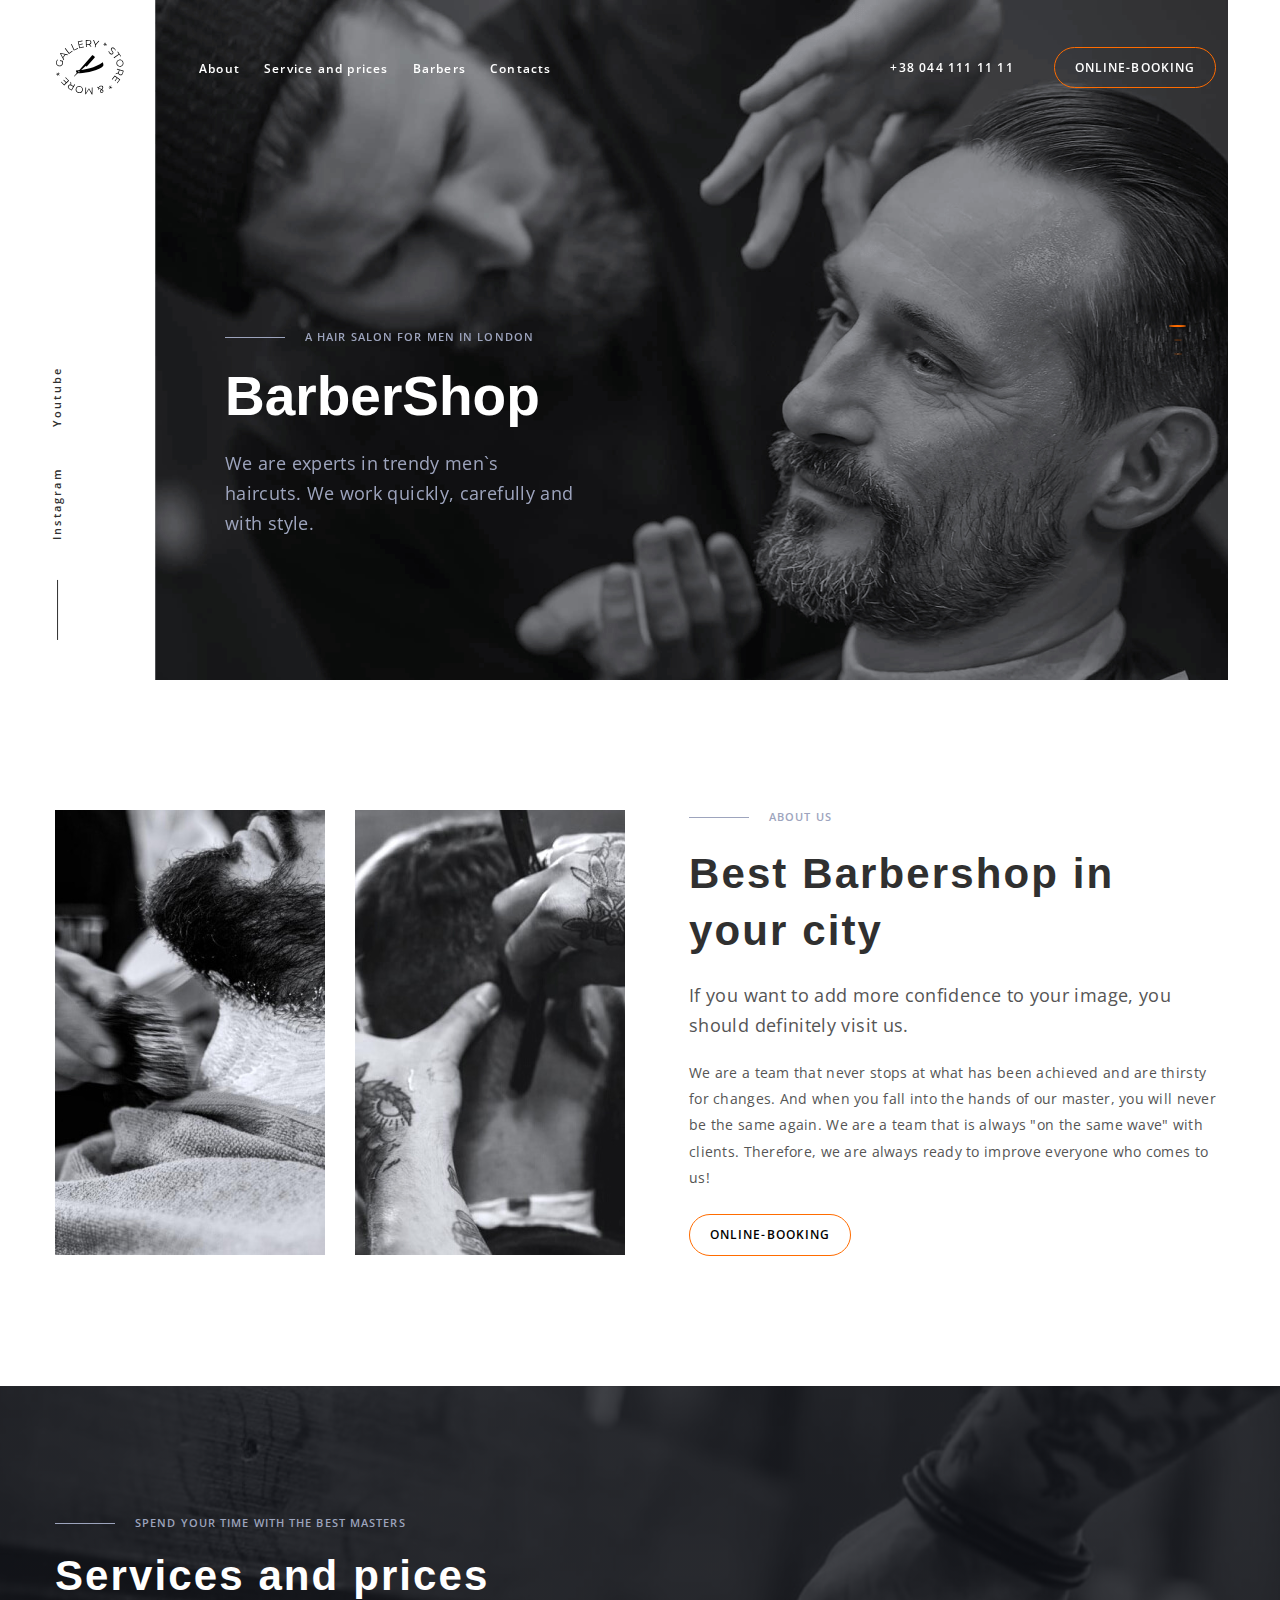
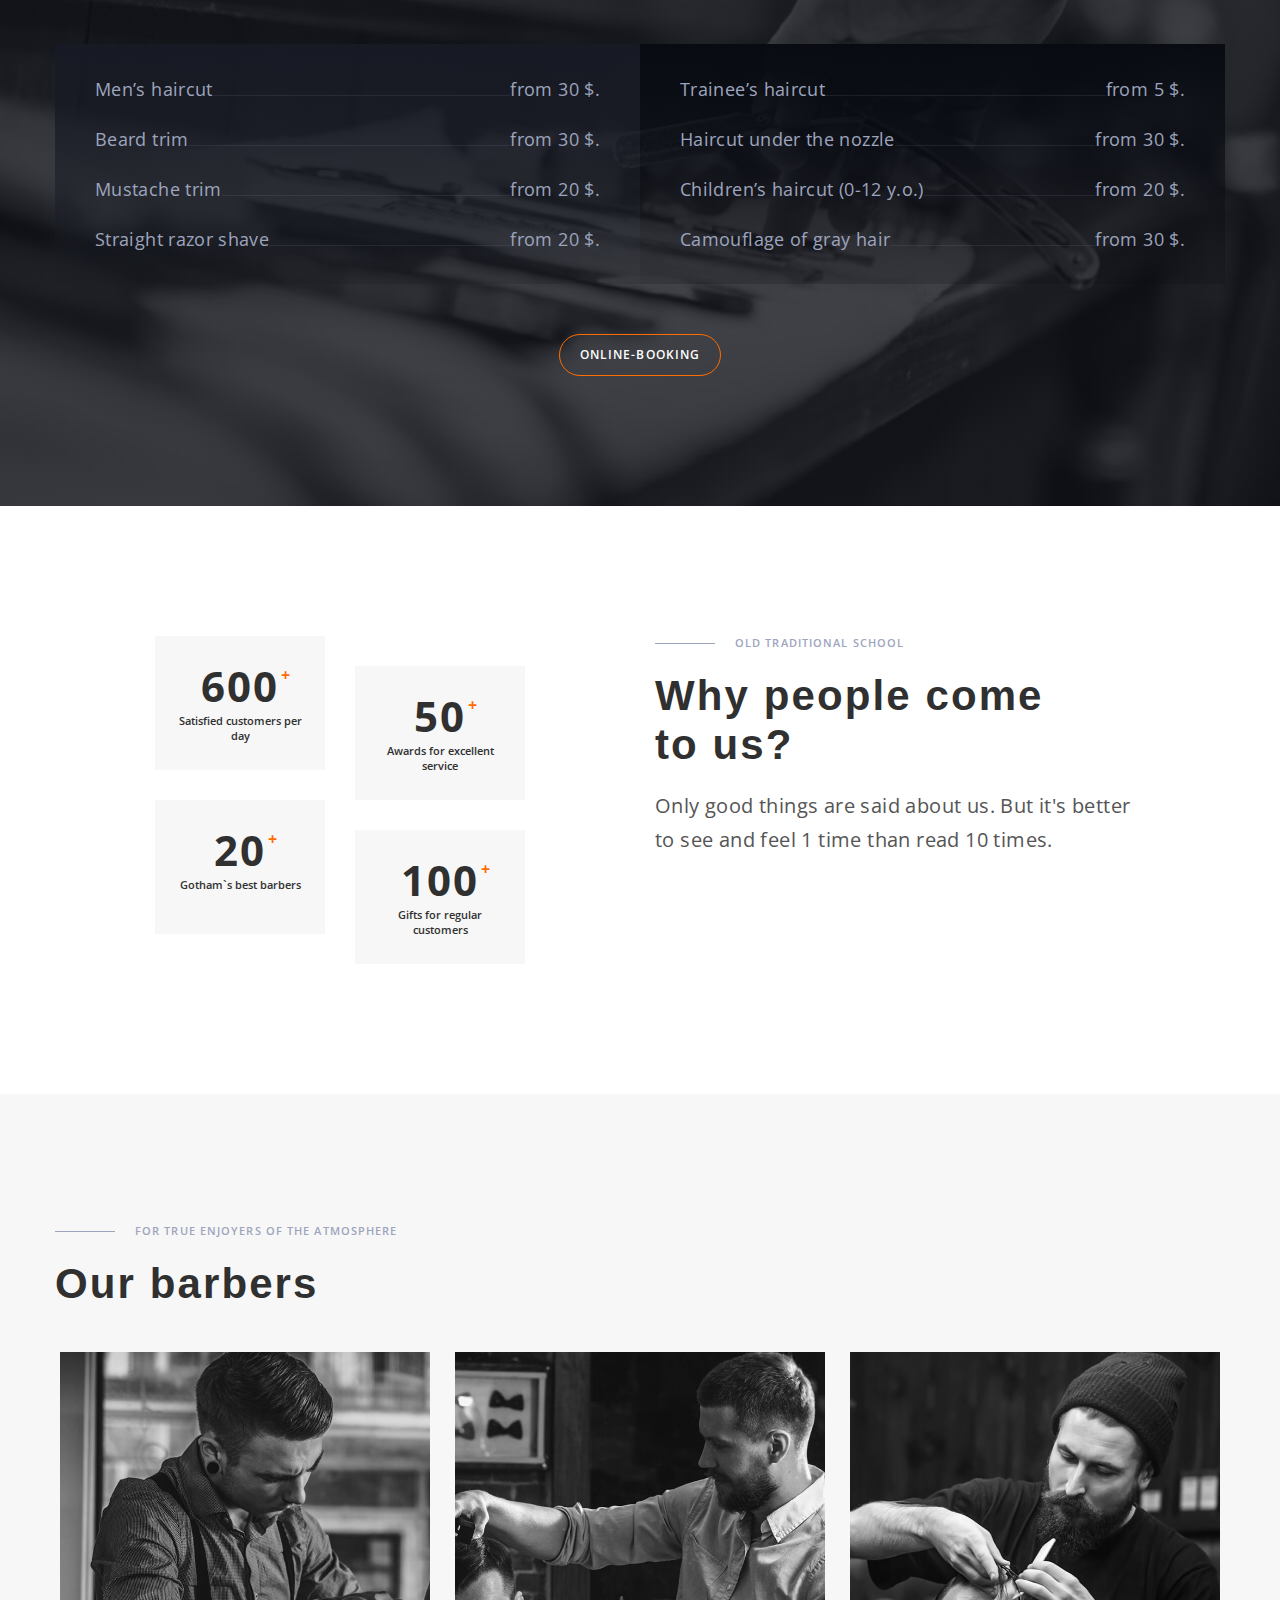
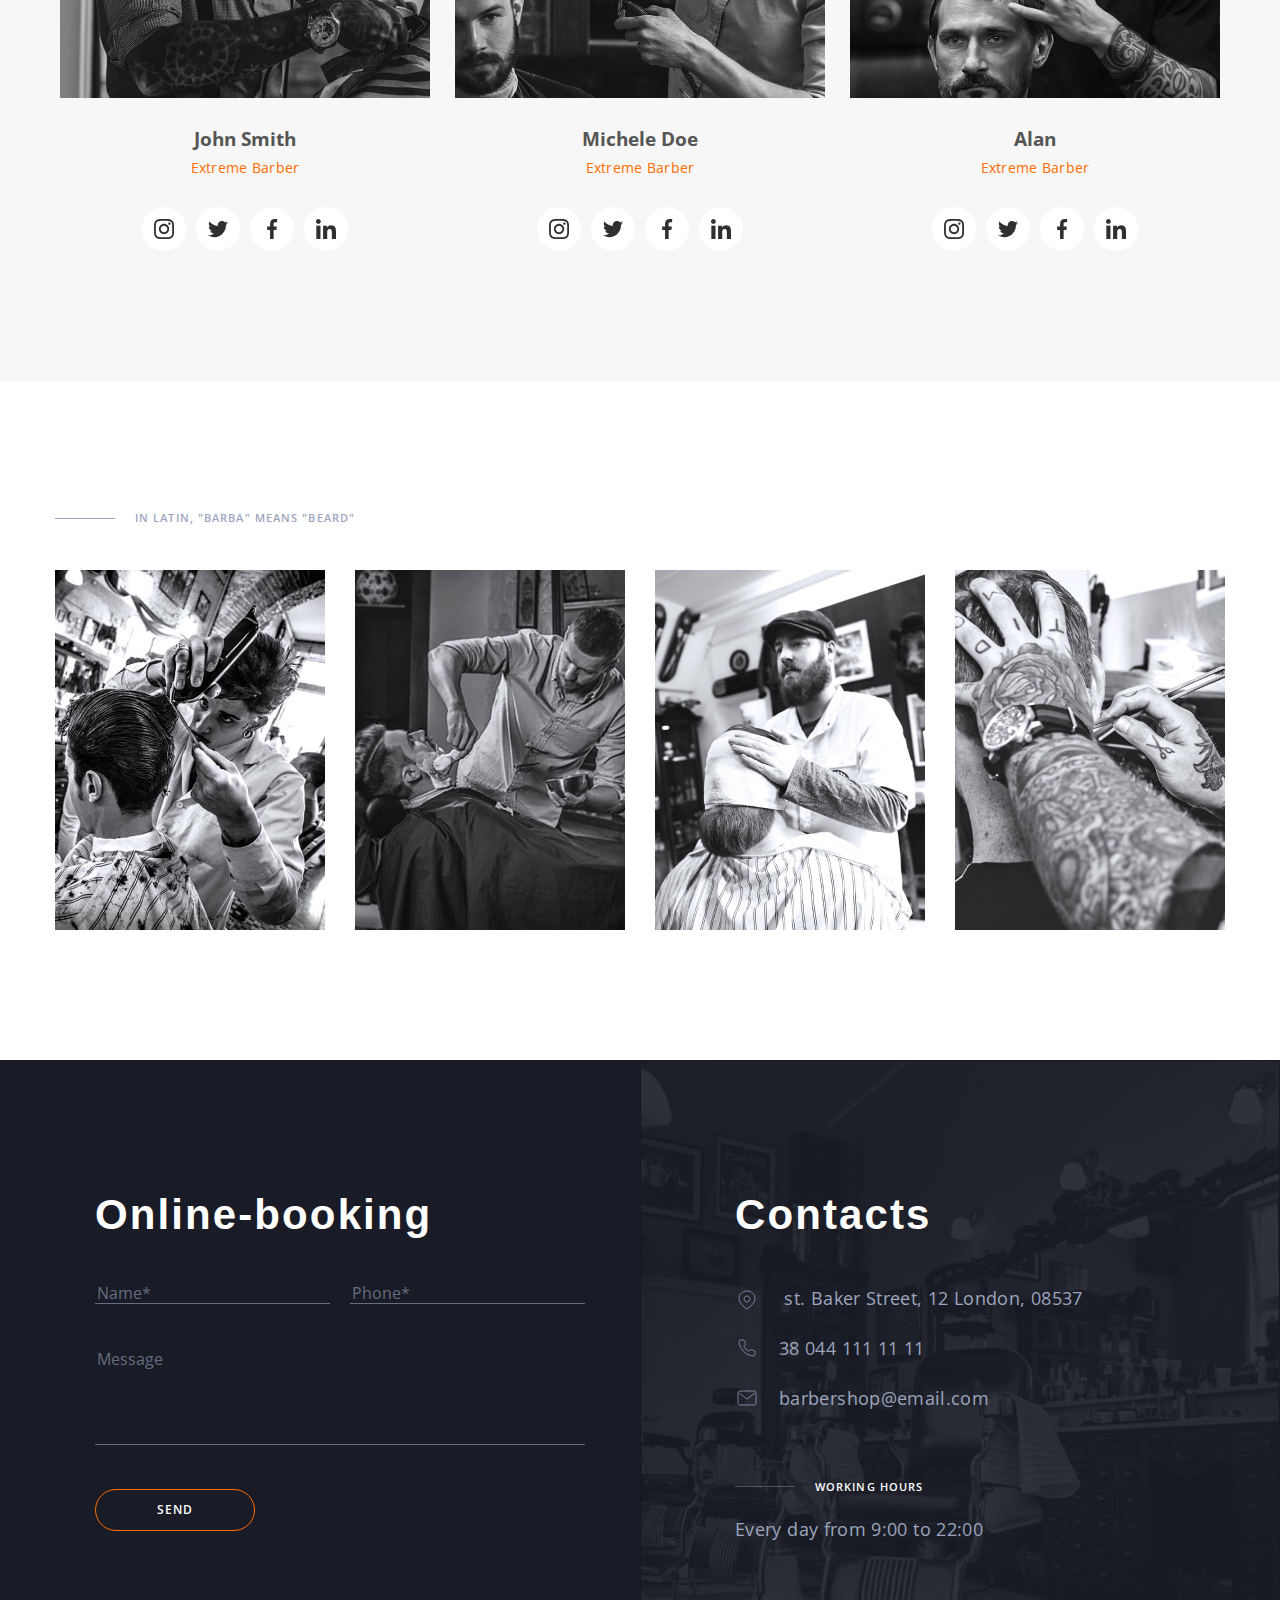
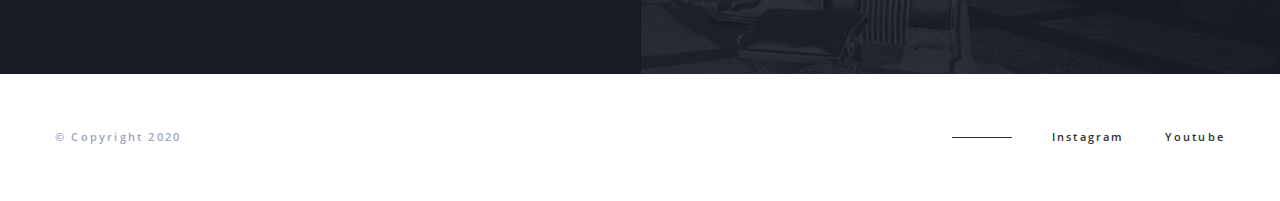
<file: index.html>
<html lang="en">
  <head>
    <meta charset="UTF-8" />
    <meta http-equiv="X-UA-Compatible" content="IE=edge" />
    <meta name="viewport" content="width=device-width, initial-scale=1.0" />
    <link
      href="https://fonts.googleapis.com/css2?family=Open+Sans:wght@400;600;700&family=Roboto:wght@400;500;700;900&display=swap"
      rel="stylesheet"
    />
    <link
      rel="stylesheet"
      href="https://cdn.jsdelivr.net/npm/modern-normalize@1.1.0/modern-normalize.min.css"
    />
    <link rel="stylesheet" href="./css/index.min.css" />
    <link rel="stylesheet" href="https://unpkg.com/swiper/swiper-bundle.min.css" />
    <title>Barbershop</title>
  </head>
  <body>
    <!---------- HEADER ------------>
    <header class="header">
      <div class="header-container container">
        <nav class="nav">
          <a href="./index.html" class="logo-link link">
            <svg class="logo-img" width="69" height="55">
              <use href="./images/sprite.svg#icon-logo"></use>
            </svg>
          </a>
          <ul class="nav-list list">
            <li class="nav-list__item">
              <a href="#about" class="nav-list__link link">About</a>
            </li>
            <li class="nav-list__item">
              <a href="#service" class="nav-list__link link">Service and prices</a>
            </li>
            <li class="nav-list__item">
              <a href="#barbers" class="nav-list__link link"> Barbers</a>
            </li>
            <li class="nav-list__item">
              <a href="#contacts" class="nav-list__link link">Contacts</a>
            </li>
          </ul>
          <a href="tel:+380441111111" class="contact-link link link">+38 044 111 11 11</a>
          <button type="button" class="button-header button btn" data-modal-open>
            online-booking
          </button>

          <button type="button" class="mobile-menu-open" data-menu-open>
            <svg class="mobile-menu-open__icon" width="40" height="40">
              <use href="./images/sprite.svg#icon-menu"></use>
            </svg>
          </button>
        </nav>
      </div>
      <div class="mobile-menu" data-menu>
        <div class="container mobile-menu__container">
          <button type="button" class="mobile-menu__close-btn" data-menu-close>
            <svg class="mobile-menu__close-icon" width="20" height="20">
              <use href="./images/sprite.svg#icon-close"></use>
            </svg>
          </button>
          <ul class="mobile-menu__list_nav list">
            <li class="mobile-menu__item-nav">
              <a href="#about" class="mobile-menu__link link">About</a>
            </li>
            <li class="mobile-menu__item-nav">
              <a href="#service" class="mobile-menu__link link">Service and prices</a>
            </li>
            <li class="mobile-menu__item-nav">
              <a href="#barbers" class="mobile-menu__link link"> Barbers</a>
            </li>
            <li class="mobile-menu__item-nav">
              <a href="#contacts" class="mobile-menu__link link">Contacts</a>
            </li>
          </ul>
          <a href="tel:+380441111111" class="mobile-menu__link-tel link">+38 044 111 11 11</a>
          <button type="button" class="mobile-menu__btn button btn" data-modal-open>
            online-booking
          </button>
          <ul class="social-media-list">
            <li class="social-media-item">
              <a href="#" class="link social-media-link social-media-inst">Instagram</a>
            </li>
            <li class="social-media-item-yoututbe">
              <a href="#" class="link social-media-link">Youtube</a>
            </li>
          </ul>
        </div>
      </div>
    </header>
    <!---------- MAIN --------------->
    <main>
      <!-------------------- HERO ------------------->
      <section class="hero">
        <div class="text-container">
          <p class="suptitle suptitle-theme-dark">A hair salon for men in London</p>
          <h1 class="hero-title">BarberShop</h1>
          <p class="hero-text">
            We are experts in trendy men`s haircuts. We work quickly, carefully and with style.
          </p>
        </div>
        <div class="container hero-container">
          <div class="social-media-part">
            <ul class="social-media-list">
              <li class="social-media-item">
                <a href="#" class="link social-media-link social-media-inst">Instagram</a>
              </li>
              <li class="social-media-item">
                <a href="#" class="link social-media-link">Youtube</a>
              </li>
            </ul>
          </div>
          <div class="hero-part">
            <!-- SWIPER -->
            <div class="swiper mySwiper">
              <div class="swiper-wrapper">
                <div class="swiper-slide">
                  <picture>
                    <source srcset="./images/slider1-desk.png" media="(min-width: 1200px)" />
                    <source srcset="./images/Slider1-table.jpg" media="(min-width: 768px)" />
                    <img src="./images/Slider1-table.jpg" alt="Слайдер фото 1" />
                  </picture>
                </div>
                <div class="swiper-slide">
                  <picture>
                    <source srcset="./images/slider2-desk.png" media="(min-width: 1200px)" />
                    <source srcset="./images/Slider2-tab.png" media="(min-width: 768px)" />
                    <img src="./images/Slider2-tab.png" alt="Слайдер фото 2" />
                  </picture>
                </div>
                <div class="swiper-slide">
                  <picture>
                    <source srcset="./images/slider3-desk.png" media="(min-width: 1200px)" />

                    <source srcset="./images/Slider3-tab.png" media="(min-width: 768px)" />
                    <img src="./images/Slider3-tab.png" alt="Слайдер фото 3" />
                  </picture>
                </div>
              </div>
              <div
                class="swiper-pagination slider-pagination slider-pagination--barbershop"
                style="right: 42px; display: flex; flex-direction: column; align-items: center"
              ></div>
            </div>

            <!-- SWIPER -->

            <div class="text-part">
              <p class="suptitle suptitle-theme-dark">A hair salon for men in London</p>
              <h1 class="hero-title">BarberShop</h1>
              <p class="hero-text">
                We are experts in trendy men`s haircuts. We work quickly, carefully and with style.
              </p>
            </div>
          </div>
        </div>
      </section>
      <!-------------------- ABOUT ------------------->
      <section id="about" class="about section">
        <div class="container about-container">
          <div class="about-photo-container">
            <ul class="about-list">
              <li class="about-item">
                <picture>
                  <source
                    srcset="
                    ./images/about1-desk.jpg  1x,
                    ./images/about1-desk@2x.jpg .jpg 2x
                  "
                    media="(min-width: 1280px)"
                  />
                  <source
                    srcset="
                  ./images/about1-table.jpg  1x,
                    ./images/about1-table@2x.jpg .jpg 2x
                  "
                    media="(min-width: 768px)"
                  />
                  <img class="about-item__img" src="./images/about1-desk.jpg" alt="about1" />
                </picture>
              </li>

              <li class="about-item">
                <picture>
                  <source
                    srcset="
                    ./images/about2-desk.jpg  1x,
                    ./images/about2-desk@2x.jpg .jpg 2x
                  "
                    media="(min-width: 1280px)"
                  />
                  <source
                    srcset="
                  ./images/about2-table.jpg  1x,
                    ./images/about2-table@2x.jpg .jpg 2x
                  "
                    media="(min-width: 768px)"
                  />
                  <img class="about-item__img" src="./images/about2-desk.jpg" alt="about2" />
                </picture>
              </li>
            </ul>
          </div>
          <div class="about-text-container">
            <p class="suptitle suptitle-theme-light">About us</p>
            <h2 class="about-title">Best Barbershop in your city</h2>
            <p class="about-text">
              If you want to add more confidence to your image, you should definitely visit us.
            </p>
            <p class="about-text-big">
              We are a team that never stops at what has been achieved and are thirsty for changes.
              And when you fall into the hands of our master, you will never be the same again. We
              are a team that is always "on the same wave" with clients. Therefore, we are always
              ready to improve everyone who comes to us!
            </p>
            <button class="button about-button btn" type="button" data-modal-open>
              online-booking
            </button>
          </div>
        </div>
      </section>
      <!-------------------- SERVICE AND PRICES ------------------->
      <section id="service" class="price-section section">
        <div class="container price-container">
          <p class="suptitle suptitle-theme-dark">SPEND YOUR TIME WITH THE BEST MASTERS</p>
          <h2 class="price-title">Services and prices</h2>
          <div class="price-table">
            <ul class="price-list price-list-left">
              <li class="price-item">Men’s haircut <span class="underline"></span>from 30 $.</li>
              <li class="price-item">Beard trim <span class="underline"></span>from 30 $.</li>
              <li class="price-item">Mustache trim <span class="underline"></span>from 20 $.</li>
              <li class="price-item">
                Straight razor shave <span class="underline"></span>from 20 $.
              </li>
            </ul>
            <ul class="price-list price-list-right">
              <li class="price-item">Trainee’s haircut <span class="underline"></span>from 5 $.</li>
              <li class="price-item">
                Haircut under the nozzle <span class="underline"></span>from 30 $.
              </li>
              <li class="price-item">
                Children’s haircut (0-12 y.o.)<span class="underline"></span> from 20 $.
              </li>
              <li class="price-item">
                Camouflage of gray hair <span class="underline"></span>from 30 $.
              </li>
            </ul>
          </div>
          <button type="button" class="button price-button btn" data-modal-open>
            online-booking
          </button>
        </div>
      </section>
      <!-------------------- FEATURES ------------------->
      <section class="features section">
        <div class="container features-container">
          <div class="left-feature-part">
            <ul class="feature-list">
              <li class="feature-item">
                <p class="feature-title">
                  600
                  <span class="feature-plus">+</span>
                </p>
                <p class="feature-text">Satisfied customers per day</p>
              </li>
              <li class="feature-item">
                <p class="feature-title">50 <span class="feature-plus">+</span></p>
                <p class="feature-text">Awards for excellent service</p>
              </li>
              <li class="feature-item">
                <p class="feature-title">20 <span class="feature-plus">+</span></p>
                <p class="feature-text">Gotham`s best barbers</p>
              </li>
              <li class="feature-item">
                <p class="feature-title">100 <span class="feature-plus">+</span></p>
                <p class="feature-text">Gifts for regular customers</p>
              </li>
            </ul>
          </div>
          <div class="right-feature-part">
            <p class="suptitle suptitle-theme-light">OLD TRADITIONAL SCHOOL</p>
            <h2 class="feature-big-title">Why people come to us?</h2>
            <p class="feature-text-big">
              Only good things are said about us. But it's better to see and feel 1 time than read
              10 times.
            </p>
          </div>
        </div>
      </section>
      <!-------------------- MASTERS ------------------->
      <section id="barbers" class="master-section section">
        <div class="container masters-container">
          <div class="master-text-container">
            <p class="suptitle suptitle-theme-light">FOR TRUE ENJOYERS OF THE ATMOSPHERE</p>
            <h2 class="master-title">Our barbers</h2>
          </div>

          <ul class="master-list">
            <li class="master-item">
              <picture>
                <source
                  srcset="
                    ./images/master1-desk.jpg  1x,
                    ./images/master1-desk@2x.jpg .jpg 2x
                  "
                  media="(min-width: 1280px)"
                />
                <source
                  srcset="
                   ./images/master1-table.jpg  1x,
                    ./images/master1-table@2x.jpg .jpg 2x
                  "
                  media="(min-width: 768px)"
                />
                <source
                  srcset="
                  ./images/master1-mob.jpg  1x,
                    ./images/master1-mob@2x.jpg .jpg 2x
                  "
                  media="(min-width: 320px)"
                />
                <img class="masters-item__img" src="./images/master1-mob.jpg" alt="Master1" />
              </picture>
              <div class="master-text-part">
                <h3 lang="en" class="master-subtitle">John Smith</h3>
                <p lang="en" class="master-text-small">Extreme Barber</p>
                <ul class="master-icon-list">
                  <li class="icon-item">
                    <a href="#" class="icon-link">
                      <svg class="master-icon" width="20" height="20">
                        <use href="./images/sprite.svg#icon-instagram"></use>
                      </svg>
                    </a>
                  </li>
                  <li class="icon-item">
                    <a href="#" class="icon-link">
                      <svg class="master-icon" width="20" height="20">
                        <use href="./images/sprite.svg#icon-twitter"></use></svg
                    ></a>
                  </li>
                  <li class="icon-item">
                    <a href="#" class="icon-link">
                      <svg class="master-icon" width="20" height="20">
                        <use href="./images/sprite.svg#icon-facebook"></use></svg
                    ></a>
                  </li>
                  <li class="icon-item">
                    <a href="#" class="icon-link">
                      <svg class="master-icon" width="20" height="20">
                        <use href="./images/sprite.svg#icon-linkedin"></use></svg
                    ></a>
                  </li>
                </ul>
              </div>
            </li>
            <li class="master-item">
              <picture>
                <source
                  srcset="
                    ./images/master2-desk.jpg  1x,
                    ./images/master2-desk@2x.jpg .jpg 2x
                  "
                  media="(min-width: 1280px)"
                />
                <source
                  srcset="
                  ./images/master2-table.jpg  1x,
                    ./images/master2-table@2x.jpg .jpg 2x
                  "
                  media="(min-width: 768px)"
                />
                <source
                  srcset="
                      ./images/master2-mob.jpg  1x,
                    ./images/master2-mob@2x.jpg .jpg 2x
                  "
                  media="(min-width: 320px)"
                />
                <img class="masters-item__img" src="./images/master2-mob.jpg" alt="Master2" />
              </picture>
              <div class="master-text-part">
                <h3 lang="en" class="master-subtitle">Michele Doe</h3>
                <p lang="en" class="master-text-small">Extreme Barber</p>
                <ul class="master-icon-list">
                  <li class="icon-item">
                    <a href="#" class="icon-link">
                      <svg class="master-icon" width="20" height="20">
                        <use href="./images/sprite.svg#icon-instagram"></use>
                      </svg>
                    </a>
                  </li>
                  <li class="icon-item">
                    <a href="#" class="icon-link">
                      <svg class="master-icon" width="20" height="20">
                        <use href="./images/sprite.svg#icon-twitter"></use></svg
                    ></a>
                  </li>
                  <li class="icon-item">
                    <a href="#" class="icon-link">
                      <svg class="master-icon" width="20" height="20">
                        <use href="./images/sprite.svg#icon-facebook"></use></svg
                    ></a>
                  </li>
                  <li class="icon-item">
                    <a href="#" class="icon-link">
                      <svg class="master-icon" width="20" height="20">
                        <use href="./images/sprite.svg#icon-linkedin"></use></svg
                    ></a>
                  </li>
                </ul>
              </div>
            </li>
            <li class="master-item">
              <picture>
                <source
                  srcset="
                    ./images/master3-desk.jpg  1x,
                    ./images/master3-desk@2x.jpg .jpg 2x
                  "
                  media="(min-width: 1280px)"
                />
                <source
                  srcset="
                    ./images/master3-table.jpg  1x,
                    ./images/master3-table@2x.jpg .jpg 2x
                  "
                  media="(min-width: 768px)"
                />
                <source
                  srcset="
                   ./images/master3-mob.jpg  1x,
                    ./images/master3-mob@2x.jpg .jpg 2x
                  "
                  media="(min-width: 320px)"
                />
                <img class="masters-item__img" src="./images/master3-mob.jpg" alt="Master3" />
              </picture>
              <div class="master-text-part">
                <h3 lang="en" class="master-subtitle">Alan</h3>
                <p lang="en" class="master-text-small">Extreme Barber</p>
                <ul class="master-icon-list">
                  <li class="icon-item">
                    <a href="#" class="icon-link">
                      <svg class="master-icon" width="20" height="20">
                        <use href="./images/sprite.svg#icon-instagram"></use>
                      </svg>
                    </a>
                  </li>
                  <li class="icon-item">
                    <a href="#" class="icon-link">
                      <svg class="master-icon" width="20" height="20">
                        <use href="./images/sprite.svg#icon-twitter"></use></svg
                    ></a>
                  </li>
                  <li class="icon-item">
                    <a href="#" class="icon-link">
                      <svg class="master-icon" width="20" height="20">
                        <use href="./images/sprite.svg#icon-facebook"></use></svg
                    ></a>
                  </li>
                  <li class="icon-item">
                    <a href="#" class="icon-link">
                      <svg class="master-icon" width="20" height="20">
                        <use href="./images/sprite.svg#icon-linkedin"></use></svg
                    ></a>
                  </li>
                </ul>
              </div>
            </li>
          </ul>
        </div>
      </section>
      <!-------------------- PORTFOLIO ------------------->
      <section class="portfolio section">
        <div class="container portfolio-container">
          <h2 class="visually-hidden">empty</h2>
          <p class="portfolio-text suptitle suptitle-theme-light">
            IN LATIN, "BARBA" MEANS "BEARD"
          </p>
          <ul class="portfolio-list">
            <li class="portfolio-item">
              <picture>
                <source
                  srcset="./images/port1-desk.jpg 1x, ./images/port1-desk@2x.jpg 2x"
                  media="(min-width: 1280px)"
                />
                <source
                  srcset="./images/port1-table.jpg 1x, ./images/port1-table@2x.jpg 2x"
                  media="(min-width: 768px)"
                />
                <source
                  srcset="./images/port1-mob.jpg 1x, ./images/port1-mob@2x.jpg 2x"
                  media="(min-width: 320px)"
                />
                <img class="port-item__img" src="./images/port1-mob.jpg" alt="port1" />
              </picture>
            </li>
            <li class="portfolio-item">
              <picture>
                <source
                  srcset="./images/port2-desk.jpg 1x, ./images/port2-desk@2x.jpg 2x"
                  media="(min-width: 1280px)"
                />
                <source
                  srcset="./images/port2-table.jpg 1x, ./images/port2-table@2x.jpg 2x"
                  media="(min-width: 768px)"
                />
                <source
                  srcset="./images/port2-mob.jpg 1x, ./images/port2-mob@2x.jpg 2x"
                  media="(min-width: 320px)"
                />
                <img class="port-item__img" src="./images/port2-mob.jpg" alt="port2" />
              </picture>
            </li>
            <li class="portfolio-item">
              <picture>
                <source
                  srcset="./images/port3-desk.jpg 1x, ./images/port3-desk@2x.jpg 2x"
                  media="(min-width: 1280px)"
                />
                <source
                  srcset="./images/port3-table.jpg 1x, ./images/port3-table@2x.jpg 2x"
                  media="(min-width: 768px)"
                />
                <source
                  srcset="./images/port3-mob.jpg 1x, ./images/port3-mob@2x.jpg 2x"
                  media="(min-width: 320px)"
                />
                <img class="port-item__img" src="./images/port3-mob.jpg" alt="port3" />
              </picture>
            </li>
            <li class="portfolio-item">
              <picture>
                <source
                  srcset="./images/port4-desk.jpg 1x, ./images/port4-desk@2x.jpg 2x"
                  media="(min-width: 1280px)"
                  width="270"
                  height="360"
                />
                <source
                  srcset="./images/port4-table.jpg 1x, ./images/port4-table@2x.jpg 2x"
                  media="(min-width: 768px)"
                />
                <source
                  srcset="./images/port4-mob.jpg 1x, ./images/port4-mob@2x.jpg 2x"
                  media="(min-width: 320px)"
                  width="418"
                  height="360"
                />
                <img class="port-item__img" src="./images/port4-mob.jpg" alt="port4" />
              </picture>
            </li>
          </ul>
        </div>
      </section>
    </main>
    <!-------------- FOOTER ---------------->
    <!-------------- CONTACTS ---------------->
    <footer class="footer">
      <div class="top-block">
        <div class="section container first-container" id="contacts">
          <h2 class="contact-title">Online-booking</h2>
          <form class="booking-book">
            <div class="booking-form-container">
              <input type="text" name="user-name" class="form-input" placeholder="Name*" required />
              <input
                type="tel"
                name="user-phone"
                class="form-input"
                placeholder="Phone*"
                required
              />
            </div>
            <textarea
              name="user-message"
              placeholder="Message"
              rows="5"
              class="form-input textarea-form"
            ></textarea>
            <button type="submit" class="button send-btn">Send</button>
          </form>
        </div>
        <div class="section container second-container">
          <div class="contact-info-section contact-section">
            <address>
              <h2 class="contact-title">Contacts</h2>
              <ul class="contact-list">
                <li class="contact-item">
                  <a
                    href="https://goo.gl/maps/Fjr7X9AUUXjCh4fy8"
                    target="_blank"
                    rel="noopener nofollow"
                    class="contact-address link"
                  >
                    <svg class="contact-icon-address" width="24" height="24">
                      <use href="./images/sprite.svg#icon-map-pin"></use>
                    </svg>
                    st. Baker Street, 12 London, 08537</a
                  >
                </li>
                <li class="contact-item">
                  <a href="tel:380441111111" class="contact-info link"
                    ><svg class="contact-icon" width="24" height="24">
                      <use href="./images/sprite.svg#icon-phone"></use></svg
                    >38 044 111 11 11</a
                  >
                </li>
                <li class="contact-item">
                  <a href="mailto:barbershop@email.com" class="contact-info link"
                    ><svg class="contact-icon" width="24" height="24">
                      <use href="./images/sprite.svg#icon-mail"></use></svg
                    >barbershop@email.com</a
                  >
                </li>
              </ul>
            </address>
            <div class="working-hours-container">
              <h3 class="contact-subtitle">WORKING HOURS</h3>
              <p class="contact-text">Every day from 9:00 to 22:00</p>
            </div>
          </div>
        </div>
      </div>
      <div class="container copyright-container">
        <ul class="footer-network-list list">
          <li lang="en" class="footer-network-item">
            <a href="#" class="social-media-link social-media-inst link">Instagram</a>
          </li>
          <li lang="en" class="footer-network-item">
            <a href="#" class="social-media-link link">Youtube</a>
          </li>
        </ul>
        <p class="footer-text">© Copyright 2020</p>
      </div>
    </footer>
    <div class="backdrop is-hidden" data-modal>
      <div class="modal">
        <button type="button" class="modal-button-close" data-modal-close="">
          <svg class="close-btn-icon" width="15" height="15">
            <use href="./images/sprite.svg#icon-close"></use>
          </svg>
        </button>
        <form class="modal-form">
          <p class="modal-form__text">Leave your contacts, we will call you back</p>
          <label class="modal-form__label"
            ><span class="modal-form__input-desc">Name</span>
            <span class="modal-form__input-wrapper">
              <input
                type="text"
                name="user_name"
                class="modal-form__input"
                required
                pattern="^[a-zA-Zа-яА-Я]+$"
                minlength="2"
              />
              <svg class="modal-form__input-icon" width="18" height="18">
                <use href="./images/sprite.svg#icon-person"></use>
              </svg>
            </span>
          </label>
          <label class="modal-form__label"
            ><span class="modal-form__input-desc">Phone</span>
            <span class="modal-form__input-wrapper">
              <input
                type="tel"
                name="user_phone"
                class="modal-form__input"
                required
                pattern="[0-9]{3}[0-9]{3}[0-9]{2}[0-9]{2}"
                title="xxxxxxxxxx"
                minlength="9" />
              <svg class="modal-form__input-icon" width="18" height="18">
                <use href="./images/sprite.svg#icon-phone"></use></svg></span
          ></label>
          <label class="modal-form__label"
            ><span class="modal-form__input-desc">Email</span>
            <span class="modal-form__input-wrapper">
              <input type="email" name="user_email" class="modal-form__input" required />
              <svg class="modal-form__input-icon" width="18" height="18">
                <use href="./images/sprite.svg#icon-email"></use></svg></span
          ></label>
          <label
            ><span class="modal-form__input-desc">Message</span
            ><textarea
              name="user_comment"
              placeholder="Enter text"
              class="modal-form__comment"
            ></textarea>
          </label>
          <input
            id="user-policy"
            type="checkbox"
            class="modal-form__checkbox visually-hidden"
            name="user_policy"
            required
          />
          <label for="user-policy" class="modal-form__checkbox-desc">
            <span class="user-policy__text">
              I agree with the mailing and accept&nbsp;<a href="" class="user-policy__link">
                The terms of the contract</a
              ></span
            >
          </label>
          <button type="submit" class="button modal-form__button">Send</button>
        </form>
      </div>
    </div>
    <script src="./js/mobile-menu.js"></script>
    <script src="./js/modal.js"></script>
    <script src="https://unpkg.com/swiper/swiper-bundle.min.js"></script>
    <!-- Initialize Swiper -->
    <script>
      var swiper = new Swiper('.mySwiper', {
        slidesPerView: 1,
        spaceBetween: 3,
        loop: true,
        direction: 'vertical',
        autoplay: {
          delay: 3000,
          disableOnInteraction: false,
        },
        pagination: {
          el: '.swiper-pagination',
          clickable: true,
        },
      });
    </script>
  </body>
</html>
</file>
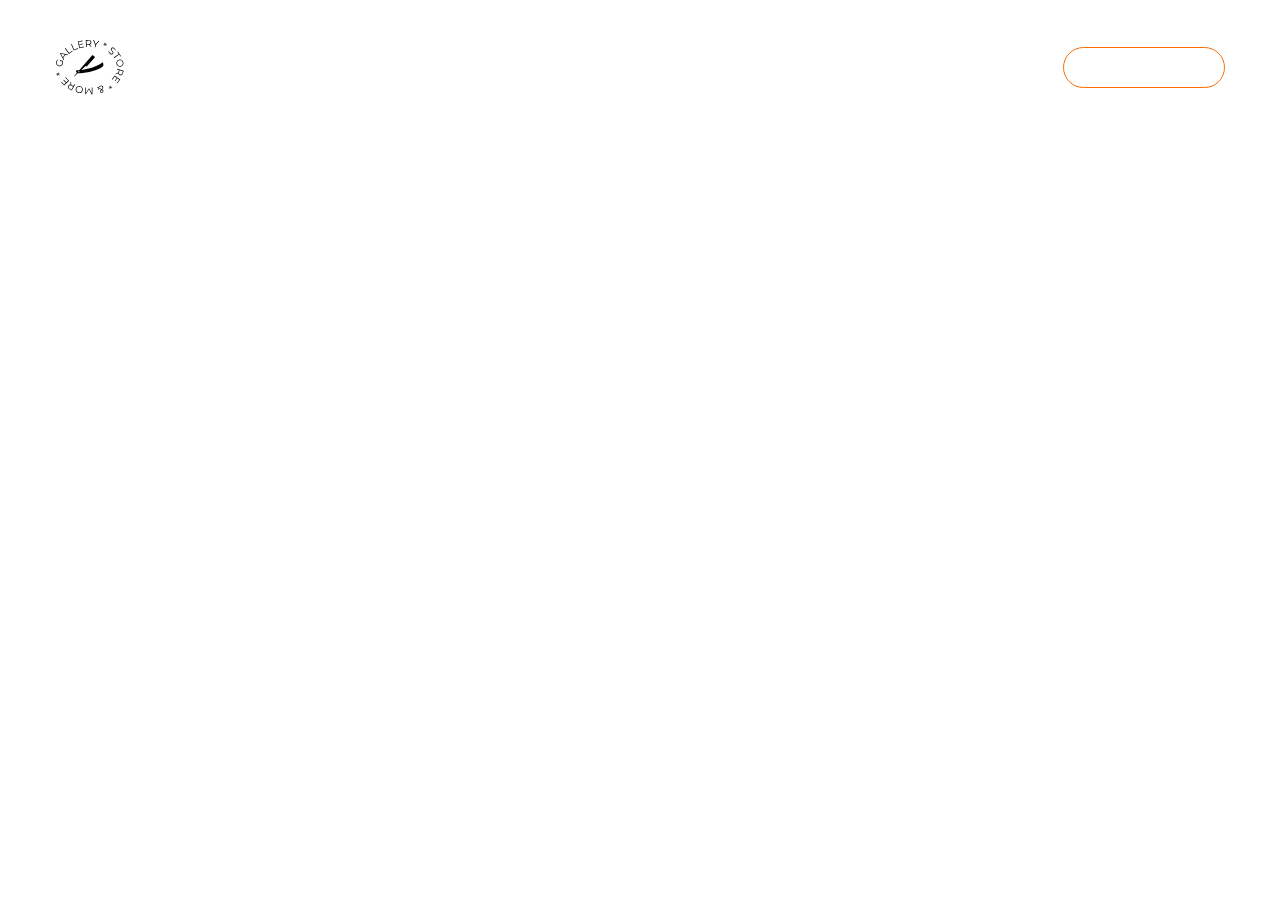
<file: src/index.html>
<html lang="en">
  <head>
    <meta charset="UTF-8" />
    <meta http-equiv="X-UA-Compatible" content="IE=edge" />
    <meta name="viewport" content="width=device-width, initial-scale=1.0" />
    <link
      href="https://fonts.googleapis.com/css2?family=Open+Sans:wght@400;600;700&family=Roboto:wght@400;500;700;900&display=swap"
      rel="stylesheet"
    />
    <link
      rel="stylesheet"
      href="https://cdn.jsdelivr.net/npm/modern-normalize@1.1.0/modern-normalize.min.css"
    />
    <link rel="stylesheet" href="./css/index.min.css" />
    <title>Barbershop</title>
  </head>
  <body>
    <!---------- HEADER ------------>
    <header class="header">
      <div class="header-container container">
        <nav class="nav">
          <a href="./index.html" class="logo-link link">
            <svg class="logo-img" width="69" height="55">
              <use href="./images/sprite.svg#icon-logo"></use>
            </svg>
          </a>
          <ul class="nav-list list">
            <li class="nav-list__item">
              <a href="#about" class="nav-list__link link">About</a>
            </li>
            <li class="nav-list__item">
              <a href="#service" class="nav-list__link link"
                >Service and prices</a
              >
            </li>
            <li class="nav-list__item">
              <a href="#barbers" class="nav-list__link link"> Barbers</a>
            </li>
            <li class="nav-list__item">
              <a href="#contacts" class="nav-list__link link">Contacts</a>
            </li>
          </ul>
          <a href="tel:+380441111111" class="contact-link link link"
            >+38 044 111 11 11</a
          >
          <button type="button" class="button-header button">
            online-booking
          </button>

          <button type="button" class="mobile-menu-open">
            <svg class="mobile-menu-open__icon" width="40" height="40">
              <use href="./images/sprite.svg#icon-menu"></use>
            </svg>
          </button>
        </nav>
      </div>
    </header>
    <!---------- MAIN --------------->
    <main>
      <!-------------------- HERO ------------------->
      <section class="hero">
        <div class="contaoner hero-container"></div>
      </section>
      <!-------------------- ABOUT ------------------->
      <section class="about">
        <div class="contaoner about-container"></div>
      </section>
      <!-------------------- SERVICE AND PRICES ------------------->
      <section class="service">
        <div class="contaoner service-container"></div>
      </section>
      <!-------------------- FEATURES ------------------->
      <section class="features">
        <div class="contaoner features-container"></div>
      </section>
      <!-------------------- MASTERS ------------------->
      <section class="masters">
        <div class="contaoner masters-container"></div>
      </section>
      <!-------------------- PORTFOLIO ------------------->
      <section class="portfolio">
        <div class="contaoner portfolio-container"></div>
      </section>
      <!-------------------- CONTACTS ------------------->
      <section class="contacts">
        <div class="contaoner contacts-container"></div>
      </section>
    </main>
    <!-------------- FOOTER ---------------->
    <footer class="footer"><div class="contaoner hero-container"></div></footer>
  </body>
</html>
</file>
<file: css/index.min.css>
.modal-form__checkbox-desc{display:flex;justify-content:center;align-items:center}:root{--text-color: #555555;--accent-color: #ff6c00;--title-color: #303030;--text-white-color: #ffffff;--table-text-color: #9da4bd;--background-section-color: #f7f7f7;--small-text-grey-color: rgba(157, 164, 189, 0.6);--transition-dur-cub: 250ms linear}.visually-hidden{position:absolute;width:1px;height:1px;margin:-1px;border:0;padding:0;white-space:nowrap;clip-path:inset(100%);clip:rect(0 0 0 0);overflow:hidden}html{scroll-behavior:smooth}body{color:var(--text-color);background-color:var(--text-white-color);font-family:Open Sans,sans-serif}ul{list-style:none;margin:0;padding:0}.link{text-decoration:none}h1,h2{font-family:Raleway,sans-serif;font-weight:700}h1,h2,h3,p{margin-top:0;margin-bottom:0}img{display:block}button{cursor:pointer}.container{margin-left:auto;margin-right:auto;padding-left:31px;padding-right:31px}@media screen and (min-width: 480px){.container{width:480px}}@media screen and (min-width: 768px){.container{width:768px;padding-left:39px;padding-right:39px}}@media screen and (min-width: 1280px){.container{width:1280px;padding-left:55px;padding-right:55px}}.section{padding-top:84px;padding-bottom:84px}@media screen and (min-width: 768px){.section{padding-top:100px;padding-bottom:100px}}@media screen and (min-width: 1200px){.section{padding-top:130px;padding-bottom:130px}}.button{min-width:160px;max-width:190px;border-radius:25px;padding:12px 20px;border:1px solid var(--accent-color);background-color:rgba(0,0,0,0);border-color:var(--accent-color);font-weight:600;font-size:12px;line-height:1.33;letter-spacing:.09em;text-transform:uppercase}.button-header{color:var(--text-white-color);transition:color var(--transition-dur-cub),background-color var(--transition-dur-cub)}.button-header:hover,.button-header:focus{color:var(--text-white-color);background-color:var(--accent-color)}.button{cursor:pointer}.logo-link{display:block;width:69px;height:55px;margin-right:10px;fill:var(--text-white-color)}@media screen and (min-width: 768px){.logo-link{fill:#000}}@media screen and (min-width: 1200px){.logo-link{margin-right:75px}}@media screen and (max-width: 767px){.mobile-menu{position:fixed;width:337px;height:100vh;z-index:10;top:0;right:0;background-color:#fff;overflow-y:scroll;opacity:0;visibility:hidden;pointer-events:none;transition:opacity var(--transition-dur-cub),visibility var(--transition-dur-cub)}.mobile-menu.is-open{opacity:1;visibility:visible;pointer-events:auto}.mobile-menu__container{display:flex;flex-direction:column;width:337px;height:100%;padding-bottom:48px;padding-left:40px}.mobile-menu__close-btn{position:absolute;z-index:99;top:50px;right:35px;background-color:rgba(0,0,0,0);border:none;line-height:0}.mobile-menu__close-btn:hover .mobile-menu__close-icon,.mobile-menu__close-btn:focus .mobile-menu__close-icon{fill:var(--accent-color)}.mobile-menu__link{font-weight:600;line-height:1.17;letter-spacing:.02em;color:var(--title-color)}.mobile-menu__link:focus{color:var(--accent-color)}.mobile-menu__link.current{color:var(--accent-color)}.mobile-menu__item-nav:not(:last-child){margin-bottom:32px}.mobile-menu__list_nav{margin-top:118px;margin-bottom:64px}.mobile-menu__item-tel{margin-bottom:32px}.mobile-menu__link-tel{margin-bottom:24px;font-weight:600;font-size:18px;line-height:1.17;letter-spacing:.02em;color:var(--text-color)}.mobile-menu__link-tel:focus{color:var(--accent-color)}.mobile-menu__btn{margin-bottom:64px;color:#000;transition:background-color var(--transition-dur-cub),background-color var(--transition-dur-cub)}.mobile-menu__btn:focus{background-color:var(--accent-color)}.mobile-menu__list_soc{display:flex;margin-top:64px;flex-wrap:wrap}.mobile-menu__item-soc:not(:last-child)::after{content:"";width:22px;height:0px;margin-left:10px;transform:rotate(90deg);border:1px solid rgba(33,33,33,.2)}.mobile-menu__item-soc:not(:first-child){margin-left:10px}.mobile-menu__link-soc{font-weight:500;font-size:18px;line-height:1.22px;letter-spacing:.02em;color:var(--accent-color)}}@media screen and (min-width: 768px){.mobile-menu{display:none}.mobile-menu-open{display:none}}.social-media-item-yoututbe{margin-top:24px;margin-left:100px}.backdrop{position:fixed;z-index:100;top:0;right:0;width:100%;height:100%;background-color:rgba(0,0,0,.2);transition:opacity var(--transition-dur-cub),visibility var(--transition-dur-cub)}.backdrop.is-hidden{opacity:0;visibility:hidden;pointer-events:none}.modal{position:absolute;left:50%;top:50%;transform:translate(-50%, -50%);width:528px;height:600px;background-color:#fff;border-radius:4px}.modal-button-close{position:absolute;top:10px;right:10px;background-color:rgba(0,0,0,0);border:1px solid #000;width:35px;height:35px;border-radius:50%;transition:border-color var(--transition-dur-cub)}.modal-button-close:hover,.modal-button-close:focus{border-color:var(--accent-color)}.modal-button-close:hover .close-btn-icon,.modal-button-close:focus .close-btn-icon{fill:var(--accent-color)}.close-btn-icon{transition:fill var(--transition-dur-cub)}.modal-form{display:flex;flex-direction:column;padding:40px}.modal-form__text{margin-top:5px;margin-bottom:12px;font-weight:700;font-size:20px;line-height:1.15;text-align:center;letter-spacing:.03em;color:var(--title-color)}.modal-form__label{margin-bottom:10px}.modal-form__input-desc{display:block;margin-bottom:4px;font-size:12px;line-height:1.17;letter-spacing:.01em;color:#424141}.modal-form__input{width:100%;height:40px;font-size:12px;padding-left:42px;border:1px solid rgba(33,33,33,.2);border-radius:4px;transition:border-color var(--transition-dur-cub)}.modal-form__input:focus{border-color:var(--accent-color);outline:none}.modal-form__comment{display:block;width:100%;height:120px;padding:12px 16px;border:1px solid rgba(33,33,33,.2);border-radius:4px;resize:none;transition:border-color var(--transition-dur-cub)}.modal-form__comment:focus{border-color:var(--accent-color);outline:none}.modal-form__comment::placeholder{font-size:12px;line-height:1.17;letter-spacing:.01em;color:rgba(117,117,117,.5)}.modal-form__button{align-self:center;color:var(--title-color);transition:color var(--transition-dur-cub),background-color var(--transition-dur-cub)}.modal-form__button:hover,.modal-form__button:focus{color:var(--text-white-color);background-color:var(--accent-color)}.modal-form__input-wrapper{position:relative;display:block}.modal-form__input-icon{position:absolute;left:0;top:50%;transform:translateY(-50%);margin-left:12px;fill:#000;transition:fill var(--transition-dur-cub)}.modal-form__input:focus+.modal-form__input-icon{fill:var(--accent-color)}.modal-form__checkbox-desc{position:relative;margin-top:20px;margin-bottom:20px;margin-left:20px}.modal-form__checkbox-desc::before{position:absolute;top:4px;left:-11px;content:"";background-image:url(../images/Vector.svg);width:16px;height:15px;cursor:pointer;transition:background-image var(--transition-dur-cub)}.modal-form__checkbox:checked+.modal-form__checkbox-desc::before{background-image:url(../images/check.svg)}.user-policy__text{margin-left:10px;font-size:14px;line-height:1.71;letter-spacing:.03em;color:var(--primary-text-color)}.user-policy__link{color:var(--accent-color)}@media screen and (max-width: 1199px){.modal{width:450px;height:609px}.modal-form__text{max-width:370px}.user-policy__text{font-size:12px;margin-left:15px}.modal-form__checkbox-desc::before{top:2px;left:-16px}}@media screen and (max-width: 1199px)and (max-width: 479px){.modal{width:90%;height:auto}}.nav-list,.contact-link,.button-header{display:none}.mobile-menu-open{background-color:rgba(0,0,0,0);fill:var(--text-white-color);border:none;padding:0;line-height:0}.header{position:absolute;left:50%;transform:translateX(-50%);width:100%;padding:40px 0 0;z-index:100}.nav{display:flex;justify-content:space-between;align-items:center}@media screen and (min-width: 768px){.nav-list{display:flex;align-items:center}.button-header{display:block;margin-right:30px}.nav-list__link,.contact-link{color:var(--text-white-color);font-weight:600;font-size:12px;line-height:1.3;letter-spacing:.1em;transition:color var(--transition-dur-cub)}.nav-list__item:not(:last-child){margin-right:40px}.contact-link{margin-left:auto;margin-right:40px;text-transform:uppercase}.nav-list__link:hover,.nav-list__link:focus{color:var(--accent-color)}.contact-link:hover,.contact-link:focus{color:var(--accent-color)}}@media screen and (min-width: 768px){.mobile-menu-open{display:none}.nav-list__item:not(:last-child){margin-right:24px}}@media screen and (min-width: 1280px){.nav-list{margin-right:43px}.button-header{margin-right:9px}.contact-link{display:block}}.hero{background-image:linear-gradient(rgba(25, 28, 38, 0.2), rgba(25, 28, 38, 0.2)),url("../images/slider3-desk1.png");background-size:cover;background-position:75% 0;min-height:100vh}.hero-container{background-color:rgba(0,0,0,0)}.hero-part{display:none}.hero-title{font-weight:700;font-size:55px;margin-bottom:20px;margin-top:20px;color:var(--text-white-color)}.suptitle{display:flex;align-items:center;font-weight:600;font-size:11px;line-height:1.36;letter-spacing:.1em;text-transform:uppercase;margin-bottom:20px;color:var(--table-text-color)}.suptitle::before{display:inline-block;content:"";width:60px;height:1px;margin-right:20px;background-color:var(--table-text-color)}.hero-text{color:var(--table-text-color);font-size:18px;line-height:1.67;letter-spacing:.02em}.social-media-part{display:none}.text-container{position:absolute;z-index:1;top:50%;left:7%;max-width:320px;transform:translateY(-50%)}@media screen and (min-width: 768px){.text-container{display:none}.hero{background-image:none;min-height:0}.hero-container{display:flex;position:relative}.social-media-part{position:absolute;bottom:0;left:95px;display:flex;transform:rotate(-90deg);transform-origin:bottom left;padding-bottom:30px;padding-left:40px}.social-media-list{display:flex}.social-media-item:not(:last-child){margin-right:40px}.social-media-link{display:flex;align-items:center;color:var(--title-color);font-weight:600;font-size:11px;line-height:1.36;letter-spacing:.2em;transition:color var(--transition-dur-cub)}.social-media-link:hover,.social-media-link:focus{color:var(--accent-color)}.social-media-inst::before{content:"";display:block;height:1px;width:60px;margin-right:40px;background-color:var(--title-color)}.hero-part{position:relative;left:100px;top:0;display:block;background-image:linear-gradient(rgba(25, 28, 38, 0.2), rgba(25, 28, 38, 0.2));background-color:rgba(25,28,38,.2)}.text-part{position:absolute;top:330px;left:70px;z-index:3}.hero-text{max-width:355px}}@media screen and (min-width: 1280px){.hero-container{overflow:hidden}}.about-photo-container{display:none}.about-text-part{padding-right:91px;padding-left:64px}.about-title{margin-bottom:20px;color:var(--title-color);font-size:28px;line-height:1.27;letter-spacing:.05em}.about-text{margin-bottom:20px;font-size:16px;line-height:1.67;letter-spacing:.02em}.about-text-big{margin-bottom:40px;font-size:14px;line-height:1.97;letter-spacing:.02em}.about-button{background-color:rgba(0,0,0,0);transition:background-color var(--transition-dur-cub),color var(--transition-dur-cub)}.about-button:hover,.about-button:focus{background-color:var(--accent-color);color:var(--text-white-color)}@media screen and (min-width: 768px){.about-photo-container{display:block}.about-container{display:flex}.about-item:not(:last-child){margin-right:30px;margin-bottom:30px}.about-title{margin-bottom:23px;color:var(--title-color);line-height:1.37}.about-text{margin-bottom:23px;line-height:1.77}.about-text-big{margin-bottom:45px;font-size:14px;line-height:1.97;letter-spacing:.02em}}@media screen and (min-width: 1280px){.about-list{display:flex;margin-right:64px}.about-item:not(:last-child){margin-right:30px;margin-bottom:0px}.about-title{margin-bottom:20px;font-size:42px}.about-text{line-height:1.67;margin-bottom:20px;font-size:18px}.about-text-big{margin-bottom:23px;line-height:1.87;font-size:14px}}.price-section{text-align:center;background-color:rgba(17,19,25,.8);background-image:linear-gradient(rgba(17, 19, 25, 0.8), rgba(17, 19, 25, 0.8)),url("../images/service-img-mob.jpg");background-position:center;background-size:cover}.price-list{display:flex;max-width:418px;display:block;padding:0 30px}.price-table{display:flex;flex-direction:column;margin-bottom:50px;background-image:linear-gradient(180deg, #171a24 0%, rgba(23, 26, 36, 0.2) 100%)}.price-title{margin-bottom:44px;text-align:start;color:var(--text-white-color);font-size:42px;line-height:1.17;letter-spacing:.05em}.price-list-left{background-image:none;padding-top:30px;padding-bottom:20px}.price-list-right{background-image:none;padding-bottom:30px}.price-item{display:flex;align-items:baseline;color:var(--table-text-color);font-size:14px;line-height:1.67;letter-spacing:.02em}.price-item:not(:last-child){margin-bottom:20px}.underline{height:1px;flex-grow:1;background-color:rgba(157,164,189,.12)}.price-button{color:var(--text-white-color);background-color:rgba(0,0,0,0);transition:background-color var(--transition-dur-cub)}.price-button:hover,.price-button:focus{background-color:var(--accent-color)}@media screen and (min-width: 768px){.price-section{background-image:linear-gradient(rgba(17, 19, 25, 0.8), rgba(17, 19, 25, 0.8)),url("../images/service-table.jpg")}.price-list{max-width:690px;padding:0 40px}.price-list-left{background-image:none;padding-top:30px;padding-bottom:20px}.price-list-right{background-image:none;padding-bottom:30px}.price-item{font-size:18px}}@media screen and (min-width: 1280px){.price-section{background-image:linear-gradient(rgba(17, 19, 25, 0.8), rgba(17, 19, 25, 0.8)),url("../images/service1-desk.jpg")}.price-list{width:585px;margin-bottom:50px}.price-table{display:flex;flex-direction:row;background-image:none;margin-bottom:0px}.price-list-left{padding-bottom:30px;background-image:linear-gradient(180deg, #171a24, rgba(23, 26, 36, 0.2))}.price-list-right{padding-top:30px;background-image:linear-gradient(180deg, #090b13, rgba(9, 11, 19, 0.2))}}.features-container{display:flex;flex-direction:column-reverse;justify-content:space-between}.feature-title{position:relative;color:var(--title-color);font-family:"Open Sans";font-weight:700;font-size:42px;line-height:1.36;letter-spacing:.05em;text-align:center}.feature-text{color:var(--title-color);font-weight:600;font-size:11px;line-height:1.36;text-align:center}.right-feature-part,.left-feature-part{flex-basis:calc((100% - 30px)/2)}.feature-list{display:flex;flex-wrap:wrap;justify-content:space-between;align-items:flex-start;max-width:416px;margin:0 auto}.feature-item{width:193px;min-height:134px;background-color:#f7f7f7;padding:21px}.feature-item:nth-child(even){margin-top:30px}@media screen and (max-width: 479px){.feature-list{display:flex;flex-direction:column;align-items:center}.feature-item:not(:last-child){margin-bottom:30px}.feature-item:nth-child(even){margin-top:0px}}.feature-big-title{max-width:390px;margin-bottom:20px;color:var(--title-color);font-weight:700;font-size:42px;line-height:1.17;letter-spacing:.05em}.feature-text-big{font-size:20px;line-height:1.67;letter-spacing:.02em;margin-bottom:44px}.feature-plus{margin-left:2px;position:absolute;top:7px;font-size:16px;line-height:1.38;letter-spacing:.02em;color:#ff6c00}@media screen and (min-width: 768px){.feature-text-big{width:500px}.feature-list{max-width:450px;margin-left:auto;margin-right:0}.feature-item{width:210px}}@media screen and (min-width: 1280px){.features-container{display:flex;flex-direction:row;justify-content:space-between}.feature-list{width:370px;margin:0 auto}.feature-item{width:170px}}.master-section{background-color:var(--background-section-color)}.master-list{display:flex;flex-direction:column;justify-content:center;gap:64px}.master-title{margin-bottom:44px;color:var(--title-color);font-size:42px;line-height:1.17;letter-spacing:.05em}.master-text-small{margin-top:8px;margin-bottom:30px;color:var(--accent-color);font-size:14px;line-height:1.36;letter-spacing:.02em}.master-text-part{padding-top:30px;text-align:center}.master-icon-list{display:flex;gap:10px;justify-content:center}.icon-link{display:flex;justify-content:center;align-items:center;width:44px;height:44px;border-radius:50%;background-color:var(--text-white-color);color:var(--title-color);transition:color var(--transition-dur-cub)}.icon-link:hover,.icon-link:focus{color:var(--accent-color)}.master-icon{fill:currentColor}.masters-item__img{width:100%}@media screen and (min-width: 768px){.master-text-container{margin-left:120px}.master-list{align-items:center}}@media screen and (min-width: 1280px){.master-text-container{margin-left:0px}.master-list{flex-direction:row;gap:25px}}.portfolio-text{margin-bottom:44px}.portfolio-list{display:flex;flex-direction:column;gap:30px;justify-content:center}.port-item__img{width:100%}@media screen and (min-width: 768px){.portfolio-list{display:flex;flex-direction:row;flex-wrap:wrap;gap:30px;justify-content:center}}@media screen and (min-width: 1280px){.portfolio-list{display:flex;gap:30px;justify-content:center}}.first-container{background-color:#191c26}.second-container{background-image:linear-gradient(rgba(25, 28, 38, 0.9), rgba(25, 28, 38, 0.9)),url("../images/contacts-mob.jpg");background-size:cover;background-repeat:no-repeat}.contact-title{font-style:normal;text-align:center;margin-bottom:44px;font-weight:700;font-size:42px;line-height:1.17;letter-spacing:.05em;color:var(--text-white-color)}.form-input{width:100%;margin-bottom:44px;background-color:rgba(0,0,0,0);color:var(--text-white-color);border:none;border-bottom:1px solid var(--small-text-grey-color);outline:none}.form-input:hover,.form-input:focus{border-bottom:1px solid var(--text-white-color)}::-webkit-input-placeholder{color:var(--small-text-grey-color)}.form-input:hover::-webkit-input-placeholder{color:var(--text-white-color)}.textarea-form{resize:none;font-family:inherit;font-size:100%;line-height:1.15}.form-input:first-child{margin-right:20px}.send-btn{display:block;margin:0 auto;padding-right:38px;padding-left:38px;color:var(--text-white-color);transition:background-color var(--transition-dur-cub)}.send-btn:hover{background-color:var(--accent-color)}.contact-item:not(:last-child){margin-bottom:20px}.contact-list{margin-bottom:44px}.contact-address{color:var(--table-text-color);font-size:18px;line-height:1.67;letter-spacing:.02em;font-style:normal;transition:color var(--transition-dur-cub)}.contact-info{display:flex;justify-content:flex-start;align-items:center;color:var(--table-text-color);font-size:18px;line-height:1.67;letter-spacing:.02em;font-style:normal;transition:color var(--transition-dur-cub)}.contact-address:hover,.contact-address:focus{color:var(--accent-color);stroke:var(--accent-color)}.contact-info:hover,.contact-info:focus{color:var(--accent-color)}.contact-icon{margin-right:20px;fill:none;stroke:currentColor}.contact-icon-address{margin-right:20px;vertical-align:middle;fill:none;stroke:currentColor}.contact-subtitle{display:flex;align-items:center;margin-bottom:20px;color:var(--text-white-color);font-weight:600;font-size:11px;line-height:1.37;letter-spacing:.1em;text-transform:uppercase}.contact-subtitle::before{content:"";display:block;margin-right:20px;width:60px;height:1px;background-color:var(--text-color)}.contact-text{color:var(--table-text-color);font-size:18px;line-height:1.67;letter-spacing:.02em}@media screen and (min-width: 768px){.second-container{background-image:linear-gradient(rgba(25, 28, 38, 0.9), rgba(25, 28, 38, 0.9)),url("../images/contacts-table.jpg")}.booking-form-container{display:flex}.contact-title{text-align:start}.send-btn{margin:0}.booking-book{margin-bottom:0}.contact-info-section{display:flex}.working-hours-container{margin-left:70px;margin-top:100px}.contact-list{margin-bottom:0px}}@media screen and (min-width: 1280px){.top-block{display:flex}.first-container{padding-left:95px}.second-container{background-image:linear-gradient(rgba(25, 28, 38, 0.9), rgba(25, 28, 38, 0.9)),url("../images/contacts-desk.jpg");padding-left:95px}.contact-info-section{display:block}.working-hours-container{margin-left:0px;margin-top:66px}}.copyright-container{display:block;padding-top:44px;padding-bottom:44px}.footer-network-list{display:flex;justify-content:flex-end;align-items:center;margin-bottom:0px}.footer-network-item:not(:last-child){margin-right:40px}.footer-text{color:var(--table-text-color);font-weight:600;font-size:11px;line-height:1.36;letter-spacing:.2em;margin-top:20px}.social-media-link{display:flex;align-items:center;color:var(--title-color);font-weight:600;font-size:11px;line-height:1.36;letter-spacing:.2em;transition:color var(--transition-dur-cub)}.social-media-link:hover,.social-media-link:focus{color:var(--accent-color)}.social-media-inst::before{content:"";display:block;height:1px;width:60px;margin-right:40px;background-color:var(--title-color)}@media screen and (min-width: 768px){.copyright-container{display:flex;justify-content:space-between;padding-top:56px;padding-bottom:56px}.footer-network-list{padding-bottom:0px;order:2}.footer-text{margin-top:0px}}.swiper.mySwiper>.swiper-wrapper{height:680px}@media screen and (max-width: 1279px){.swiper.mySwiper>.swiper-wrapper{width:570px}}@media screen and (max-width: 767px){.swiper.mySwiper>.swiper-wrapper{display:none}}.slider-pagination.slider-pagination--barbershop .swiper-pagination-bullet{margin-right:52px;width:8px;height:2px;background-color:var(--accent-color);margin-bottom:12px}.slider-pagination.slider-pagination--barbershop .swiper-pagination-bullet-active{width:17px;background-color:var(--accent-color)}/*# sourceMappingURL=index.min.css.map */
</file>
<file: src/css/index.min.css>
:root{--text-color: #555555;--accent-color: #ff6c00;--title-color: #303030;--text-white-color: #ffffff;--table-text-color: #9da4bd;--background-section-color: #f7f7f7;--small-text-grey-color: rgba(157, 164, 189, 0.6);--transition-dur-cub: 250ms linear}.visually-hidden{position:absolute;width:1px;height:1px;margin:-1px;border:0;padding:0;white-space:nowrap;clip-path:inset(100%);clip:rect(0 0 0 0);overflow:hidden}html{scroll-behavior:smooth}body{color:var(--text-color);background-color:var(--text-white-color);font-family:Open Sans,sans-serif}ul{list-style:none;margin:0;padding:0}.link{text-decoration:none}h1,h2{font-family:Raleway,sans-serif;font-weight:700}h1,h2,h3,p{margin-top:0;margin-bottom:0}img{display:block}button{cursor:pointer}.container{width:100%;margin-left:auto;margin-right:auto;padding-left:15px;padding-right:15px}@media screen and (min-width: 480px){.container{width:480px}}@media screen and (min-width: 768px){.container{width:768px}}@media screen and (min-width: 1200px){.container{width:1200px}}.section{padding-top:84px;padding-bottom:84px}@media screen and (min-width: 768px){.section{padding-top:100px;padding-bottom:100px}}@media screen and (min-width: 1200px){.section{padding-top:130px;padding-bottom:130px}}.button{min-width:160px;border-radius:25px;padding:12px 20px;border:1px solid var(--accent-color);background-color:rgba(0,0,0,0);border-color:var(--accent-color);font-weight:600;font-size:12px;line-height:1.33;letter-spacing:.09em;text-transform:uppercase}.button-header{color:var(--text-white-color);transition:color var(--transition-dur-cub),background-color var(--transition-dur-cub)}.button-header:hover,.button-header:focus{color:var(--text-white-color);background-color:var(--accent-color)}.button{cursor:pointer}.logo-link{display:block;width:69px;height:55px;margin-right:10px;fill:var(--text-white-color)}@media screen and (min-width: 768px){.logo-link{fill:#000}}@media screen and (min-width: 1200px){.logo-link{margin-right:75px}}.nav-list,.contact-link,.button-header{display:none}.mobile-menu-open{background-color:rgba(0,0,0,0);fill:var(--text-white-color);border:none;padding:0;line-height:0}.header{position:absolute;left:50%;transform:translateX(-50%);width:100%;padding:40px 0 0;z-index:100}.nav{display:flex;justify-content:space-between;align-items:center}@media screen and (min-width: 768px){.nav-list{display:flex;align-items:center}.button-header{display:block}.nav-list__link,.contact-link{color:var(--text-white-color);font-weight:600;font-size:12px;line-height:1.3;letter-spacing:.1em;transition:color var(--transition-dur-cub)}.nav-list__item:not(:last-child){margin-right:40px}.contact-link{margin-left:auto;margin-right:40px;text-transform:uppercase}.nav-list__link:hover,.nav-list__link:focus{color:var(--accent-color)}.contact-link:hover,.contact-link:focus{color:var(--accent-color)}}@media screen and (min-width: 768px){.mobile-menu-open{display:none}.nav-list__item:not(:last-child){margin-right:24px}}@media screen and (min-width: 1200px){.nav-list{margin-right:43px}.contact-link{display:block}}.hero{background-image:linear-gradient(rgba(25, 28, 38, 0.2), rgba(25, 28, 38, 0.2)),url(/images/Slider1-desk.jpg);background-size:cover;background-position:60% 0;min-height:100vh}.hero-container{background-color:rgba(0,0,0,0)}.hero-part{display:none}.hero-title{font-weight:700;font-size:48px;margin-bottom:20px;margin-top:20px;color:var(--text-white-color)}.suptitle{display:flex;align-items:center;font-weight:600;font-size:11px;line-height:1.36;letter-spacing:.1em;text-transform:uppercase;margin-bottom:20px;color:var(--table-text-color)}.suptitle::before{display:inline-block;content:"";width:60px;height:1px;margin-right:20px;background-color:var(--table-text-color)}.hero-text{color:var(--table-text-color);font-size:18px;line-height:1.67;letter-spacing:.02em}.social-media-part{display:none}.text-container{position:absolute;z-index:1;top:50%;left:7%;max-width:320px;transform:translateY(-50%)}@media screen and (min-width: 768px){.text-container{display:none}.hero{background-image:none}.hero-container{overflow:hidden;display:flex;position:relative}.social-media-part{position:absolute;bottom:0;left:95px;display:flex;transform:rotate(-90deg);transform-origin:bottom left;padding-bottom:30px;padding-left:40px}.social-media-list{display:flex}.social-media-item:not(:last-child){margin-right:40px}.social-media-link{display:flex;align-items:center;color:var(--title-color);font-weight:600;font-size:11px;line-height:1.36;letter-spacing:.2em;transition:color var(--transition-dur-cub)}.social-media-link:hover,.social-media-link:focus{color:var(--accent-color)}.social-media-inst::before{content:"";display:block;height:1px;width:60px;margin-right:40px;background-color:var(--title-color)}.hero-part{position:relative;left:100px;top:0;display:block;padding-top:274px;flex-grow:1;padding-bottom:206px;padding-left:100px;background-image:linear-gradient(rgba(25, 28, 38, 0.2), rgba(25, 28, 38, 0.2)),url(/images/Slider1-desk.jpg);background-color:rgba(25,28,38,.2);background-size:cover;background-position:50% 0%}.hero-text{max-width:355px}}/*# sourceMappingURL=index.min.css.map */
</file>
